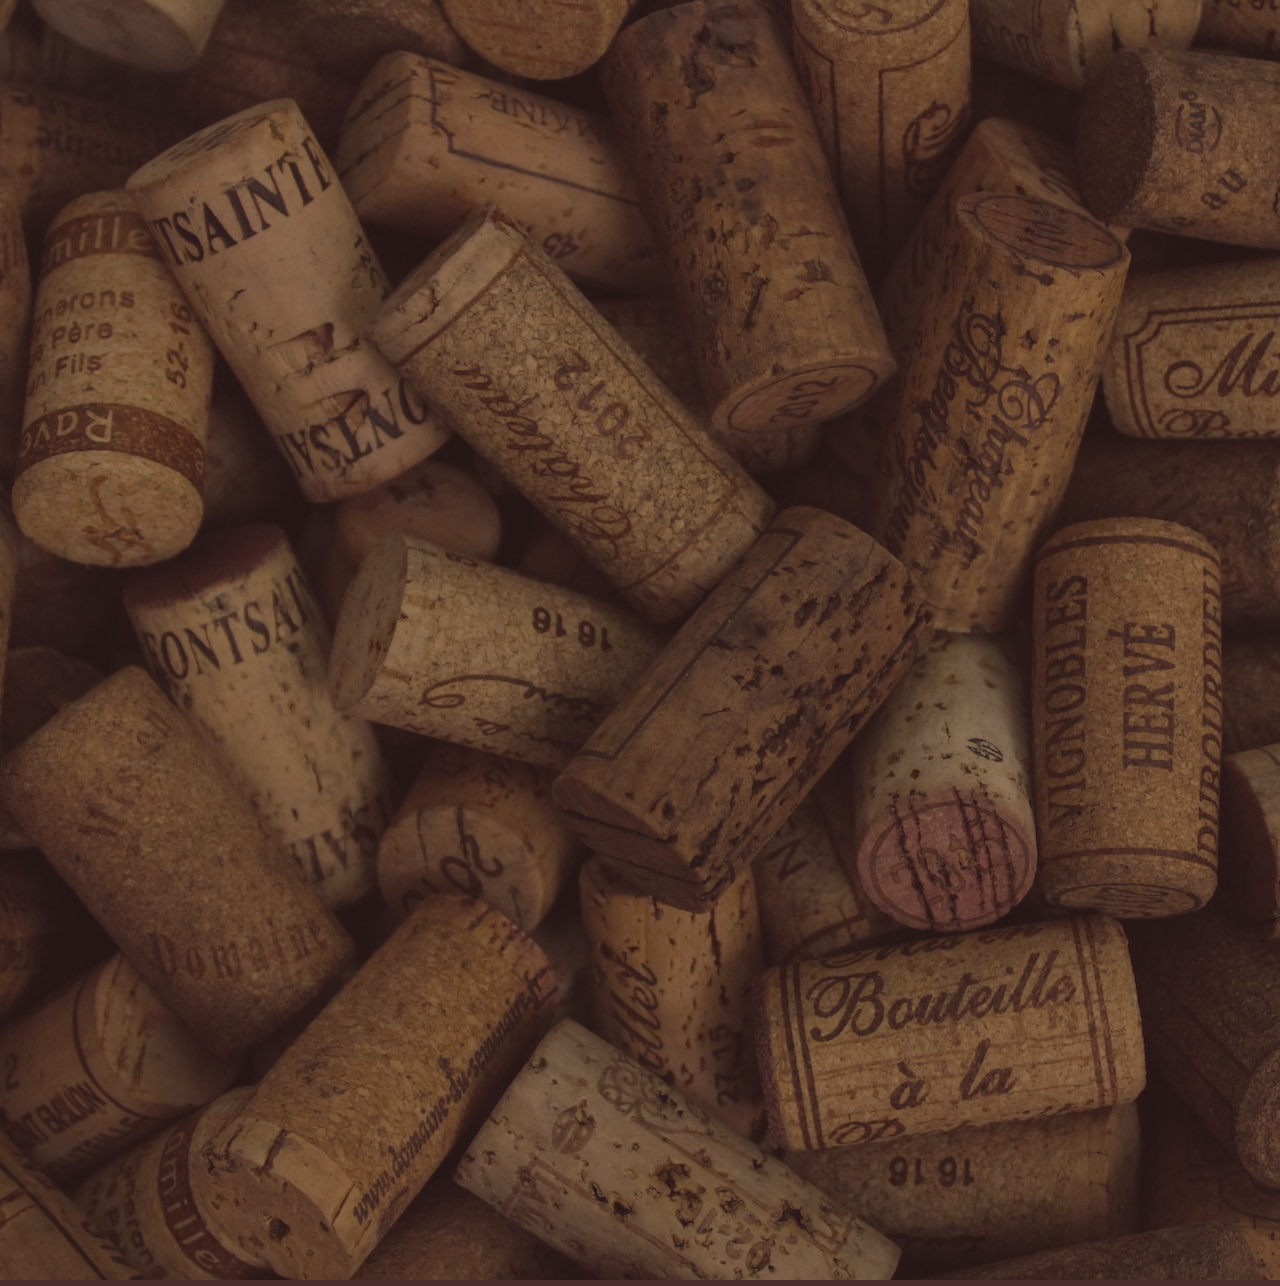
<file: index.html>
<!DOCTYPE html>
<html lang="en">
    <head>
        <meta charset="UTF-8">
        <meta http-equiv="X-UA-Compatible" content="IE=edge">
        <meta name="viewport" content="width=device-width, initial-scale=1.0">
        <title>BevApp - Muniv 🍷</title>
        <link rel="stylesheet" href="css/style.css">

        <style>
            @import url('https://fonts.googleapis.com/css2?family=Julius+Sans+One&family=Poppins&display=swap');
            @import url('https://fonts.googleapis.com/css2?family=Cinzel&display=swap');
            @import url('https://fonts.googleapis.com/css2?family=Raleway:wght@100&display=swap');
        </style>
    </head>
    <body>
        <div class="background">
            <img src="./assets/fundo-rolhas.jpg" alt="">
        </div>       
            <header>
                <div class="logo">
                    <img src="./assets/BevAppLogo.png" alt="logo-bevapp">
                </div>
            </header>
            <main>
                <div class="confirm">
                    <h1> Seja bem vindo(a) ao MUNIV ! <br> Para continuar, por favor confirme sua idade :<br> 
                        <div class="buttons">
                            <button class="accept" onclick="window.open('main.html');">Sou maior de 18 anos</button>
                            <button class="deny" onclick="alert('Desculpe, apenas maiores de idade podem acessar nosso conteúdo.');">Sou menor de 18 anos</button>
                        </div>
                    </h1>
                </div>
            </main>
    </body>
</html>
</file>
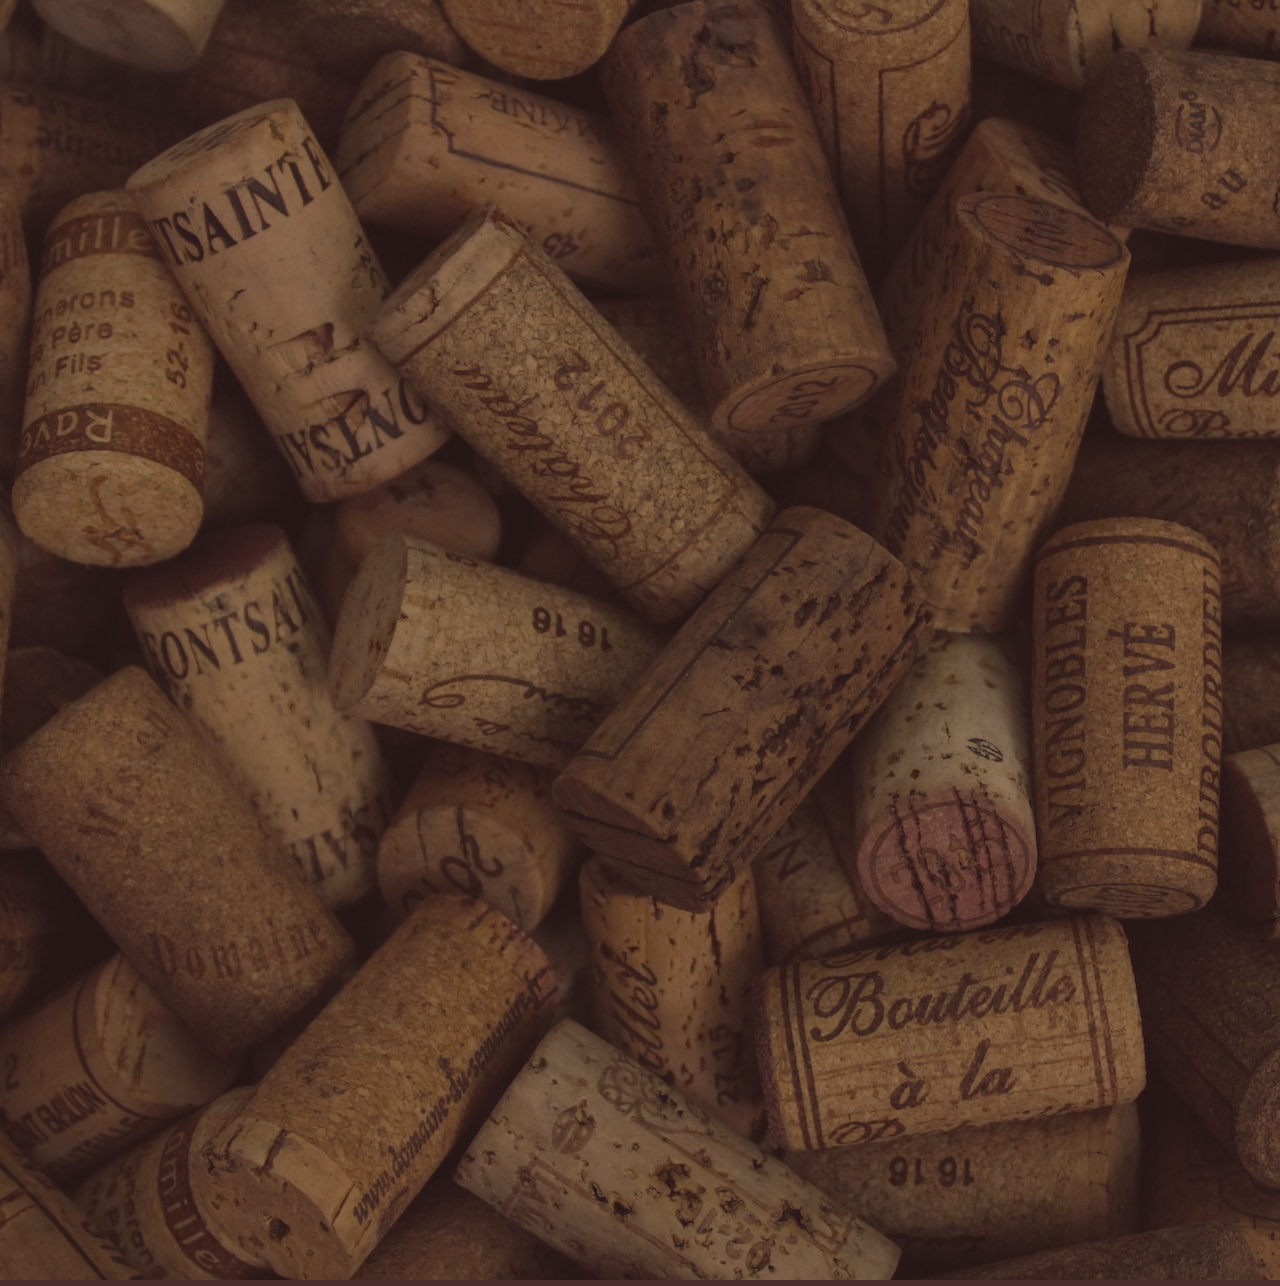
<file: confirm-page.html>
<!DOCTYPE html>
<html lang="en">
    <head>
        <meta charset="UTF-8">
        <meta http-equiv="X-UA-Compatible" content="IE=edge">
        <meta name="viewport" content="width=device-width, initial-scale=1.0">
        <title>BevApp - Muniv 🍷</title>
        <link rel="stylesheet" href="css/style.css">

        <style>
            @import url('https://fonts.googleapis.com/css2?family=Julius+Sans+One&family=Poppins&display=swap');
            @import url('https://fonts.googleapis.com/css2?family=Cinzel&display=swap');
            @import url('https://fonts.googleapis.com/css2?family=Raleway:wght@100&display=swap');
        </style>
    </head>
    <body>
        <div class="background">
            <img src="/assets/fundo-rolhas.jpg" alt="">
        </div>       
            <header>
                <div class="logo">
                    <img src="/assets/BevAppLogo.png" alt="logo-bevapp">
                </div>
            </header>
            <main>
                <div class="confirm">
                    <h1> Seja bem vindo(a) ao MUNIV ! <br> Para continuar, por favor confirme sua idade :<br> 
                        <div class="buttons">
                            <button class="accept" onclick="window.open('main-page.html');">Sou maior de 18 anos</button>
                            <button class="deny" onclick="alert('Desculpe, apenas maiores de idade podem acessar nosso conteúdo.');">Sou menor de 18 anos</button>
                        </div>
                    </h1>
                </div>
            </main>
    </body>
</html>
</file>
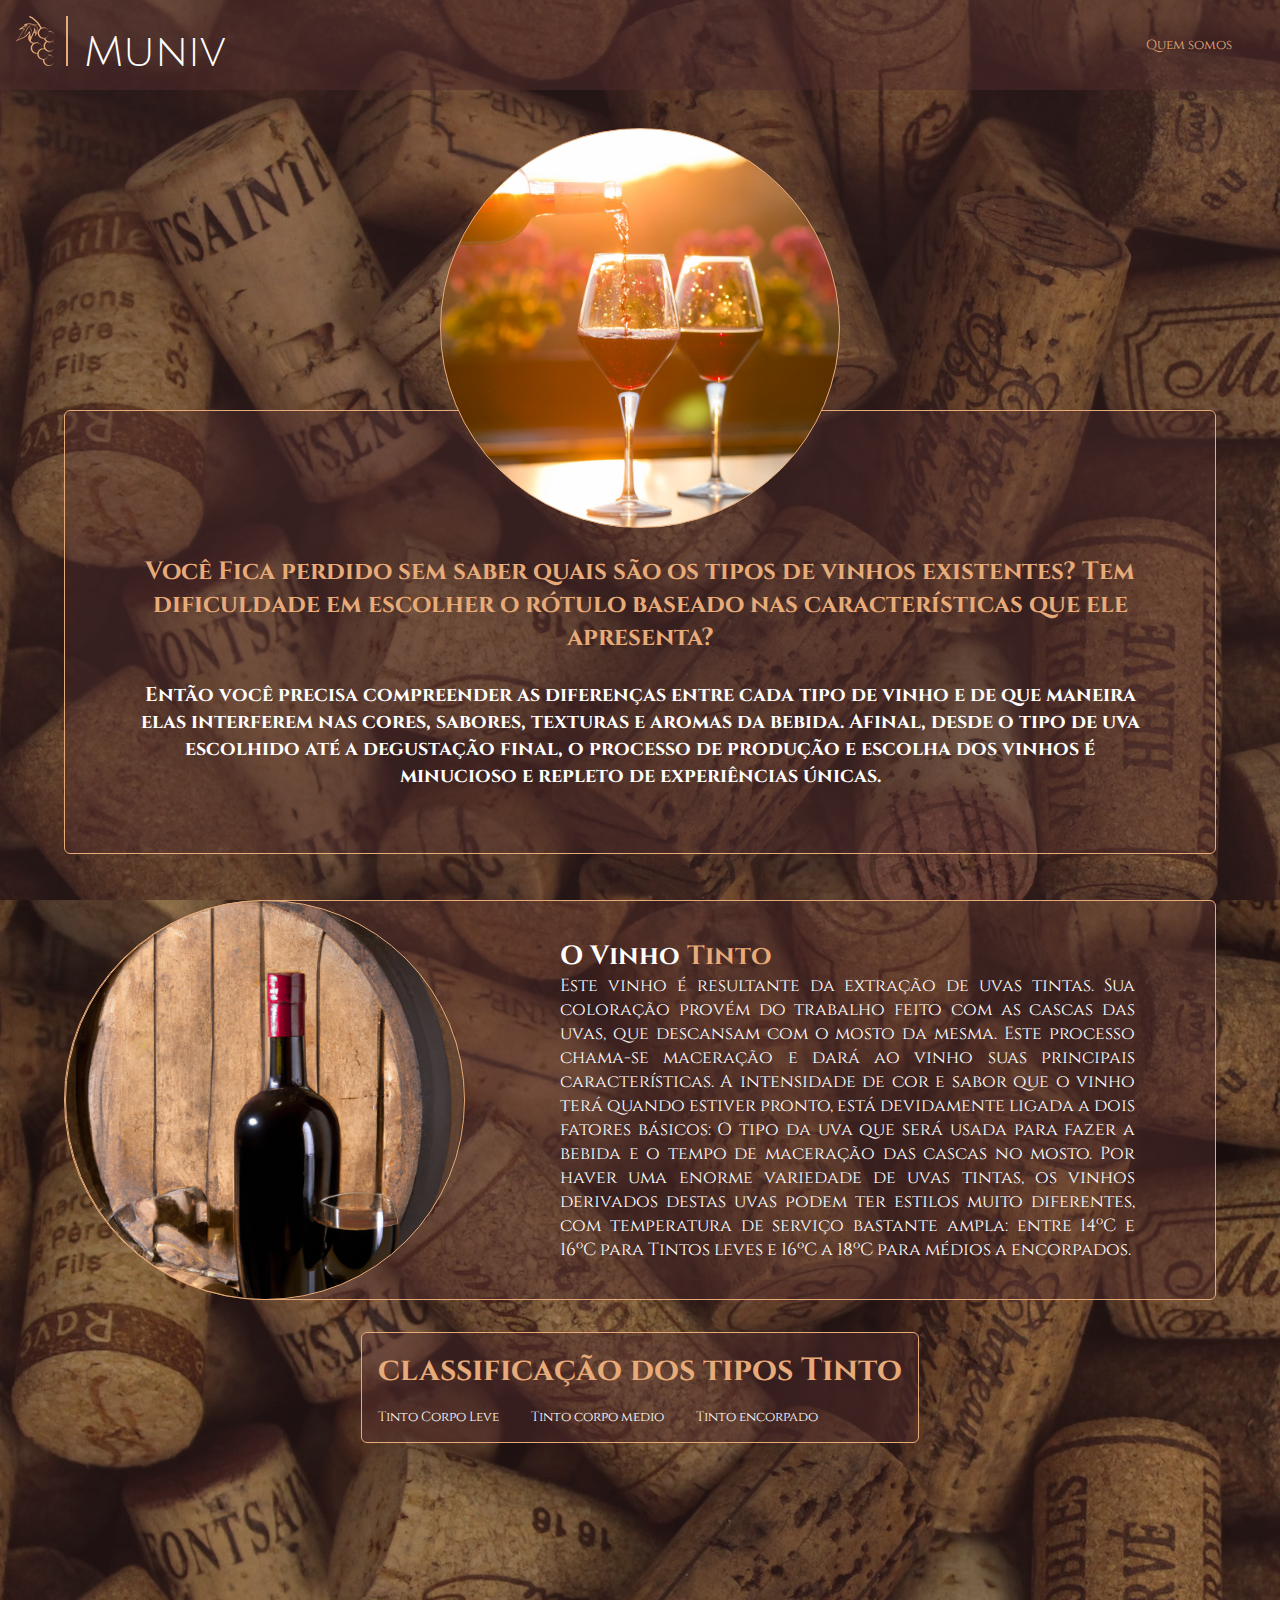
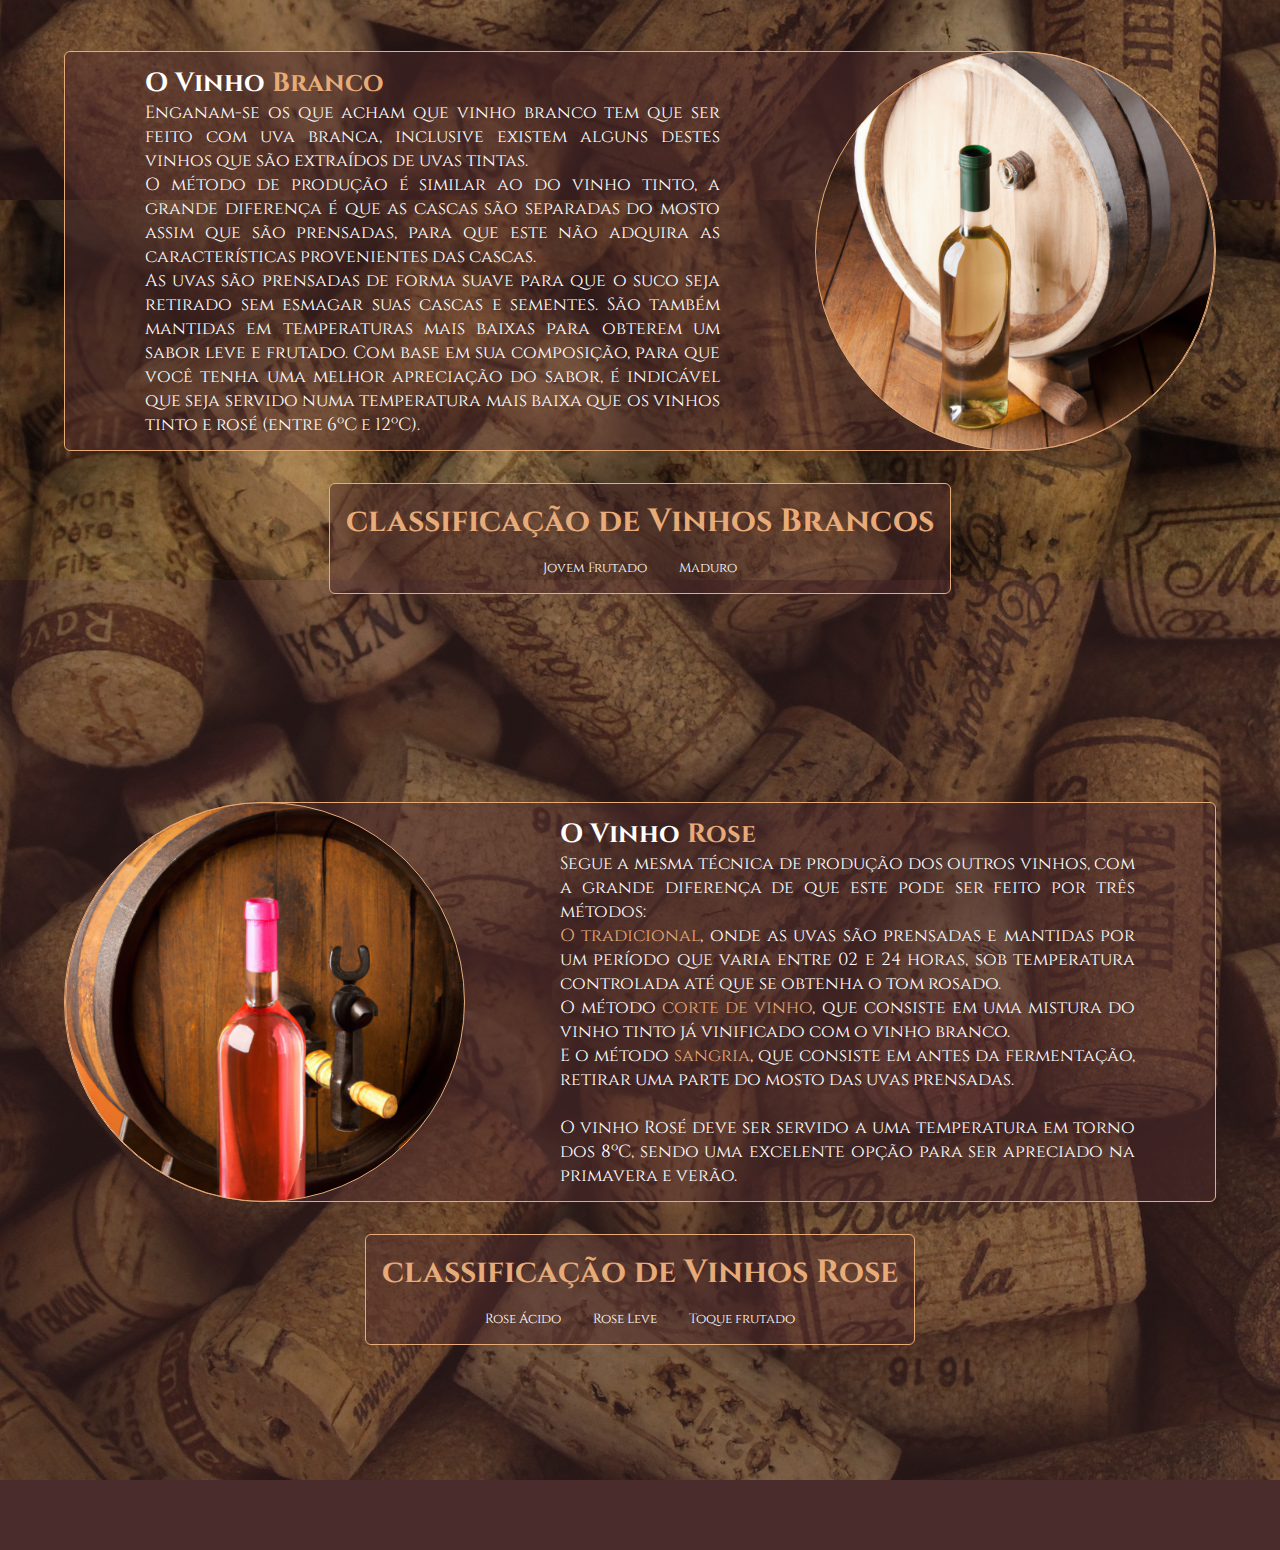
<file: main-page.html>
<!DOCTYPE html>
<html lang="en">
    <head>
        <meta charset="UTF-8">
        <meta http-equiv="X-UA-Compatible" content="IE=edge">
        <meta name="viewport" content="width=device-width, initial-scale=1.0">
        <title>BevApp - Muniv 🍷</title>
        <link rel="stylesheet" href="css/style.css">
        <link rel="stylesheet" href="https://fonts.googleapis.com/css2?family=Material+Symbols+Outlined:opsz,wght,FILL,GRAD@48,400,0,0" />
    
        <style>
            @import url('https://fonts.googleapis.com/css2?family=Julius+Sans+One&family=Poppins&display=swap');     
            @import url('https://fonts.googleapis.com/css2?family=Julius+Sans+One&family=Poppins&display=swap');
            @import url('https://fonts.googleapis.com/css2?family=Cinzel&display=swap');
            @import url('https://fonts.googleapis.com/css2?family=Raleway:wght@100&display=swap');
        </style>
    </head>
    <body>
        <section id="main-page-1">
            <header>
                <div class="logo-muniv">
                    <img src="/assets/Design sem nome.png" alt="logo uva"> 
                    <div class="bar"></div>
                    <a href="main-page.html">Muniv</a>
                </div>

                <div class="info">
                    <button onclick="window.open('quem-somos.html')">Quem somos</button>
                </div>
            </header>

            <div class="mp-background">
                <img src="/assets/fundo-rolhas.jpg" alt="background main page">
            </div>

            <div class="circle-image"></div>

            <div class="content">                
                <h2 align="center">
                    <span> Você Fica perdido sem saber quais são os tipos de vinhos existentes?
                    Tem dificuldade em escolher o rótulo baseado nas características que ele apresenta? </span>  <br> <br>
                    Então você precisa compreender as diferenças entre cada tipo de vinho e de que maneira elas interferem nas cores, sabores, texturas e aromas da bebida.
                    Afinal, desde o tipo de uva escolhido até a degustação final, o processo de produção e escolha dos vinhos é minucioso e repleto de experiências únicas.
                </h2>
            </div>            
        </section>  
        <section id="main-page-2">
            <div class="mp-background">
                <img src="/assets/fundo-rolhas.jpg" alt="background main page">
            </div>
            <div class="content-tinto">
                <div class="image-tinto"></div>
                <div class="info-tinto">
                    <h2> O Vinho <span> Tinto </span> </h2>
                    <p>
                        Este vinho é resultante da extração de uvas tintas.   
                        Sua coloração provém do trabalho feito com as cascas das uvas, que descansam com o mosto da mesma. 
                        Este processo chama-se maceração e  dará ao vinho suas  principais características. 
                        A intensidade de cor e sabor que o vinho terá quando estiver pronto, 
                        está devidamente ligada  a dois fatores básicos: O tipo da uva que será usada para fazer a bebida e o tempo de maceração das cascas no mosto.
                        Por haver uma enorme variedade de uvas tintas, os vinhos derivados destas uvas podem ter estilos muito diferentes, com temperatura de serviço bastante ampla: entre 14ºC e 16ºC para Tintos leves e 16ºC a 18ºC para médios a encorpados.
                    </p>
                </div>
            </div>

            <div class="tipos-tinto">
                <h1>classificação dos tipos Tinto</h1>
                <div class="links"> 

                    <button class="corpo-leve" onclick="openModalCorpoLeve()">
                        <a href="#janela-modal-tcl">Tinto Corpo Leve</a>
                    </button>
                        <button class="corpo-medio" onclick="openModalCorpoMedio()">
                           <a href="#janela-modal-tcm">Tinto corpo medio</a>
                        </button>
                            <button class="encorpado" onclick="openModalEncorpado()">
                                <a href="#janela-modal-tencp">Tinto encorpado</a>
                            </button>
                </div>               
            </div>
        <!-- ------------------------- MODAIS TINTO -------------------------------->  
            <div class="janela-modal-tcl" id="janela-modal-tcl">
                <div id="modal-tcl" class="modal-tcl">
                    <h1>Tinto de Corpo Leve</h1>
                    <p>
                        Esse vinho não necessita de tempo de envelhecimento. 
                        Geralmente são vinhos com aromas e sabores de frutas e vegetais bem frescos e de tonalidade rubi escura. 
                        Devem ser degustados enquanto jovens, preferencialmente até o 2º ano de sua elaboração. <br><br>Devem ser preferencialmente servidos levemente refrescados (15ºC).
                    </p>
                    <button>
                        <a href="https://conchaytoro.com/pt-pt/vinos/frontera-pinot-noir/" target="_blank">Saiba mais</a>
                    </button>
                </div>
            </div> 

            <div class="janela-modal-tcm" id="janela-modal-tcm">
                <div class="modal-tcm" id="modal-tcm">
                    <h1>Tinto de Corpo Médio</h1>
                    <p>
                        Esse tipo de vinho, permanece por no máximo 6 meses em tonéis de carvalho. 
                        Deste modo, se destacam por apresentar aromas e sabores de frutas vermelhas e baunilha, além de suas cores com tons claretes, 
                        resultado do tempo de permanência nos tonéis. <br> <br> Devem ser degustados de imediato ou até com 5 anos de guarda, 
                        e servidos entre 15ºC e 18ºC.
                    </p>

                    <button>
                        <a href="https://conchaytoro.com/pt-pt/vinos/frontera-merlot/" target="_blank">Saiba mais</a>
                    </button>
                </div>
            </div>

            <div class="janela-modal-tencp" id="janela-modal-tencp">
                <div class="modal-tencp" id="modal-tencp">
                    <h1>Tinto Encorpado</h1>
                    <p>
                        Esse vinho é robusto e com grande estrutura de aromas e sabores na boca.  <br>
                        Elegante, tem grande complexidade aromática devido ao seu envelhecimento que lembra especiarias, 
                        frutas vermelhas maduras, baunilha, tabaco e cacau. Sua coloração é rubi claro. <br> <br> 
                        Devem ser servidos entre 15ºC e 18ºC.
                    </p>
                    
                    <button>
                        <a href="https://conchaytoro.com/pt-pt/vinos/frontera-malbec/" target="_blank">Saiba mais</a>
                    </button>
                </div>
            </div>
        <!-- ------------------------- MODAIS TINTO -------------------------------->  
                       
            <div class="content-white">
                <div class="info-white">
                    <h2>O Vinho <span> Branco </span> </h2>
                    <p>
                        Enganam-se os que acham que vinho branco tem que ser feito com uva branca, inclusive existem alguns destes vinhos que são extraídos de uvas tintas. <br> 
                        O método de produção é similar ao do vinho tinto, a grande diferença é que as cascas são separadas do mosto assim que são prensadas, para que este não adquira as características provenientes das cascas.  <br>
                        As uvas são prensadas de forma suave para que o suco seja retirado sem esmagar suas cascas e sementes. São também mantidas em temperaturas mais baixas para obterem um sabor leve e frutado.
                        Com base em sua composição, para que você tenha uma melhor apreciação do sabor, é indicável que seja servido numa temperatura mais baixa que os vinhos tinto e rosé (entre 6ºC e 12ºC).   
                    </p>
                </div>
                <div class="image-white"></div>
            </div>
            <div class="tipos-branco">
                <h1>classificação de Vinhos Brancos</h1>
                <div class="links">

                    <button class="jovem-frutado" onclick="openModalBrancoFrutado()">
                        <a href="#janela-modal-bjf">Jovem Frutado</a>
                    </button>
                        <button class="maduro" onclick="openModalBrancoMaduro()">
                            <a href="#janela-modal-bm">Maduro</a> 
                        </button>
                </div>               
            </div>

        <!-- ------------------------- MODAIS BRANCO --------------------------------> 
            <div class="janela-modal-bjf" id="janela-modal-bjf">
                <div class="modal-bjf" id="modal-bjf">
                    <h1>Branco Jovem Frutado</h1>
                    <p>
                        Vinho leve e elegante, com sua cor levemente amarelada e aroma de frutas tropicais frescas e vegetais. <br> 
                        Paladar delicado e de leve permanência na boca, além de levemente refrescante. <br> <br> Devem ser de consumo rápido, quanto mais jovem, mais agradável será.
                    </p>

                    <button>
                        <a href="https://conchaytoro.com/pt-pt/vinos/frontera-sauvignon-blanc/" target="_blank">Saiba mais</a>
                    </button>
                </div>
            </div>

            <div class="janela-modal-bm" id="janela-modal-bm">
                <div class="modal-bm" id="modal-bm">
                    <h1>Branco Maduro</h1>
                    <p>
                        Vinhos encorpados, de cor amarelo-ouro, com sabores intensos e aromas de frutos tropicais maduros.<br>
                        Possui um leve toque de baunilha e com sabor de longa permanência na boca.
                    </p>

                    <button>
                        <a href="https://conchaytoro.com/pt-pt/vinos/frontera-chardonnay/" target="_blank">Saiba mais</a>
                    </button>
                </div>
            </div>
        <!-- ------------------------- MODAIS BRANCO -------------------------------->  
         
        
            <div class="mp-background">
                <img src="/assets/fundo-rolhas.jpg" alt="background main page">
            </div>
            <div class="content-rose">
                <div class="image-rose"></div>
                <div class="info-rose">
                    <h2> O Vinho <span>Rose</span> </h2>
                    <p>
                        Segue a mesma técnica de produção dos outros vinhos, com a grande diferença de que este pode ser feito por três métodos: <br> <span>O tradicional</span>, onde
                        as uvas são prensadas e mantidas por um período que varia entre 02 e 24 horas, sob temperatura controlada até que se obtenha o tom rosado. <br>
                        O método <span>corte de vinho</span>, que consiste em uma mistura do vinho tinto já vinificado com o vinho branco. <br>
                        E o método <span>sangria</span>, que consiste em antes da fermentação, retirar uma parte do mosto das uvas prensadas. <br><br>
                        O vinho Rosé deve ser servido a uma temperatura em torno dos 8ºC, sendo uma excelente opção para ser apreciado na primavera e verão.
                    </p>
                </div>
            </div>

            <div class="tipos-rose">
                <h1>classificação de Vinhos Rose</h1>
                <div class="links">
                    <button class="acido" onclick="openModalRoseAcido()">
                        <a href="#janela-modal-ra">Rose Ácido</a>
                    </button>
                        <button class="leve" onclick="openModalRoseLeve()">
                            <a href="#janela-modal-rl">Rose Leve</a>
                        </button>
                            <button class="frutado" onclick="openModalRoseFrutado()"> 
                                <a href="#janela-modal-rf">Toque frutado</a>
                            </button>
                </div>               
            </div>   
            
            <!-------------------- MODAIS VINHO ROSE ----------------------->
            <div class="janela-modal-ra" id="janela-modal-ra">
                <div class="modal-ra" id="modal-ra">
                    <h1>Rosé Ácido</h1>
                    <p>
                        A acidez do vinho rosé é uma das principais características dessa bebida, 
                        sendo um atributo que é muito influenciado pelas condições climáticas e de solo,
                        o tipo da uva e o tempo de maceração na hora da produção.
                    </p>

                    <button>
                        <a href="https://conchaytoro.com/pt-pt/vinos/rose-concha-y-toro/" target="_blank">Saiba mais</a>
                    </button>
                </div>
            </div>

            <div class="janela-modal-rl" id="janela-modal-rl">
                <div class="modal-rl" id="modal-rl">
                    <h1>Rosé Leve</h1>
                    <p>
                        Os vinhos rosés possuem bastante leveza e por isso são ótimos para harmonizar com vários pratos diferentes. 
                        São indicados principalmente para temperaturas mais altas e refeições leves.
                    </p>

                    <button>
                        <a href="https://conchaytoro.com/pt-pt/vinos/casillero-del-diablo-rose/" target="_blank">Saiba mais</a>
                    </button>
                </div>
            </div>

            <div class="janela-modal-rf" id="janela-modal-rf">
                <div class="modal-rf" id="modal-rf">
                    <h1>Rosé Frutado</h1>
                    <p>
                        A característica bem marcante deste tipo de vinho é seu sabor frutado e delicado, que somente os vinhos rosés possuem. 
                        Eles trazem muita refrescância e suavidade, além de seus aromas bastante presentes. 
                    </p>

                    <button>
                        <a href="https://conchaytoro.com/pt-pt/vinos/devils-collection-rose-2018/" target="_blank">Saiba mais</a>
                    </button>
                </div>
            </div>
            <!-------------------- MODAIS VINHO ROSE ----------------------->
        </section>
        
        <section>
            <div class="mp-background">
                <img src="/assets/fundo-rolhas.jpg" alt="background main page">
            </div>
        </section>

        <script src="script.js"></script>
    </body>
</html>
</file>
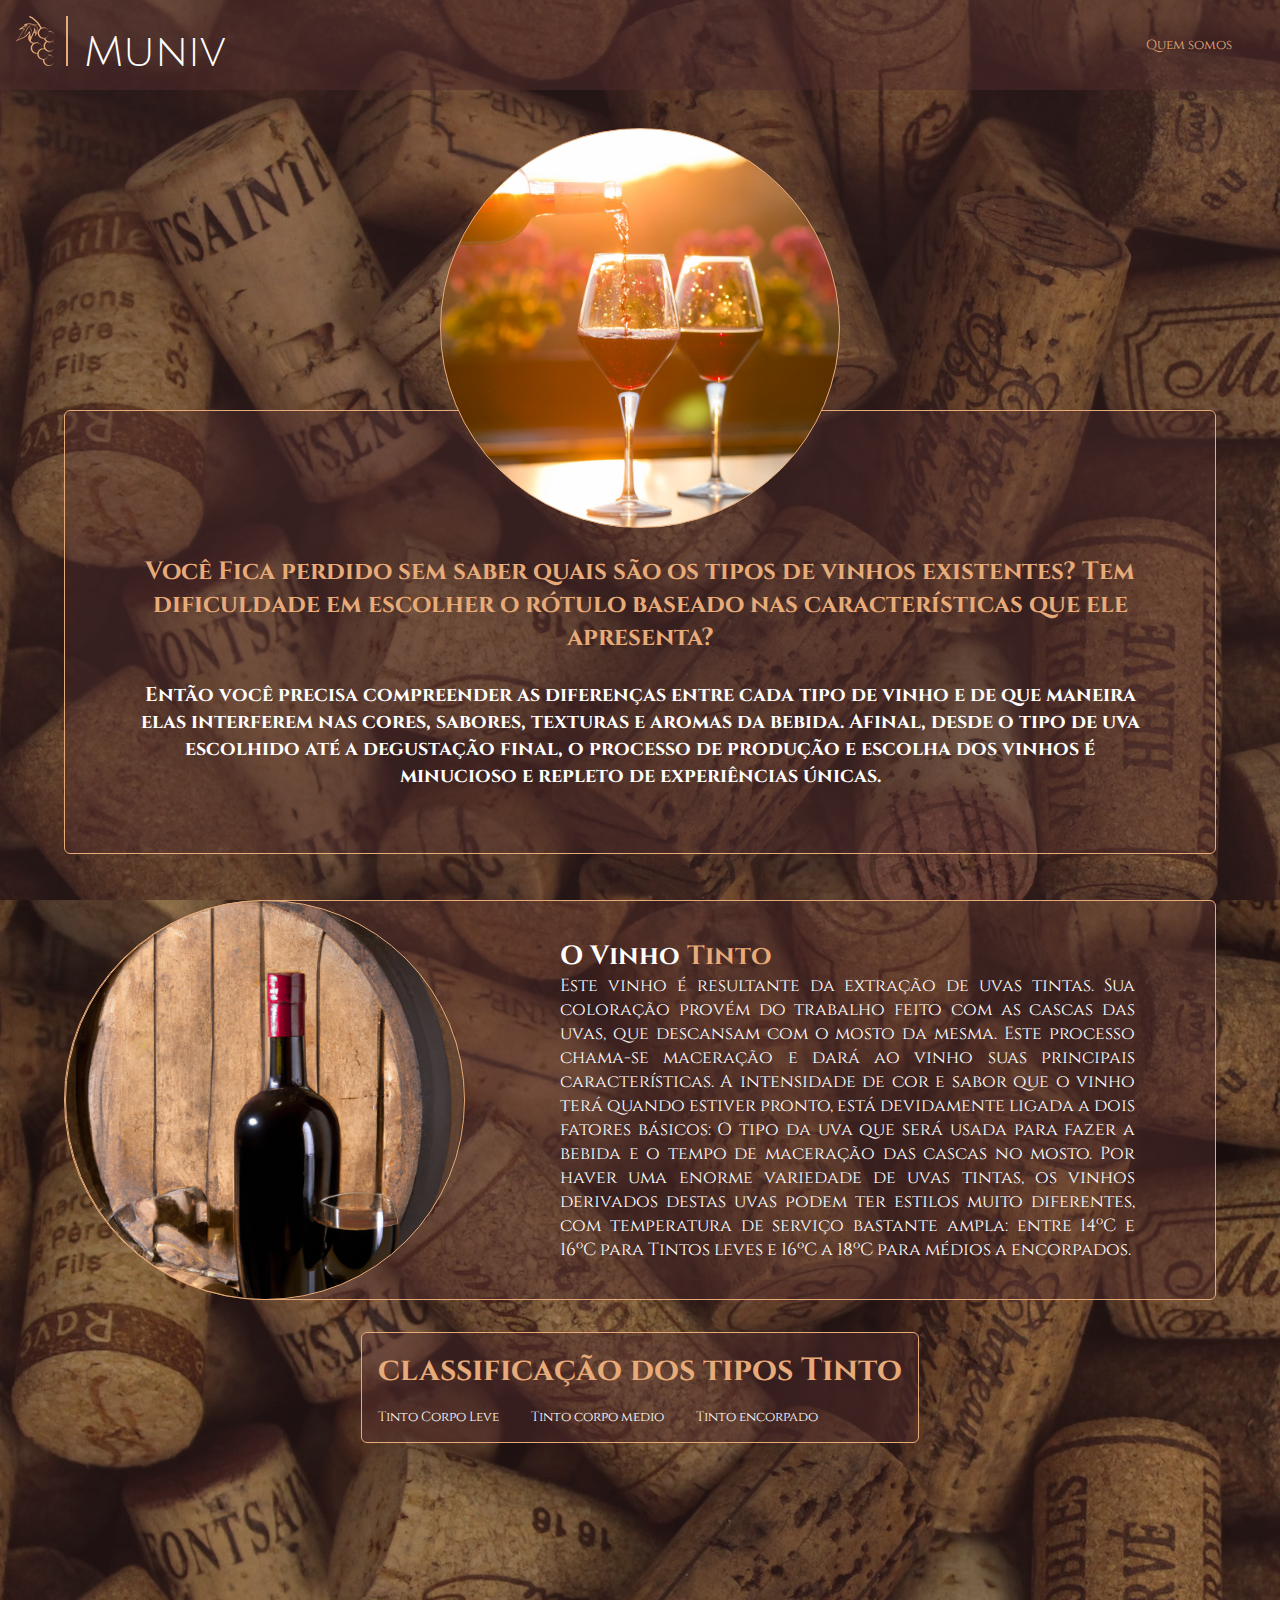
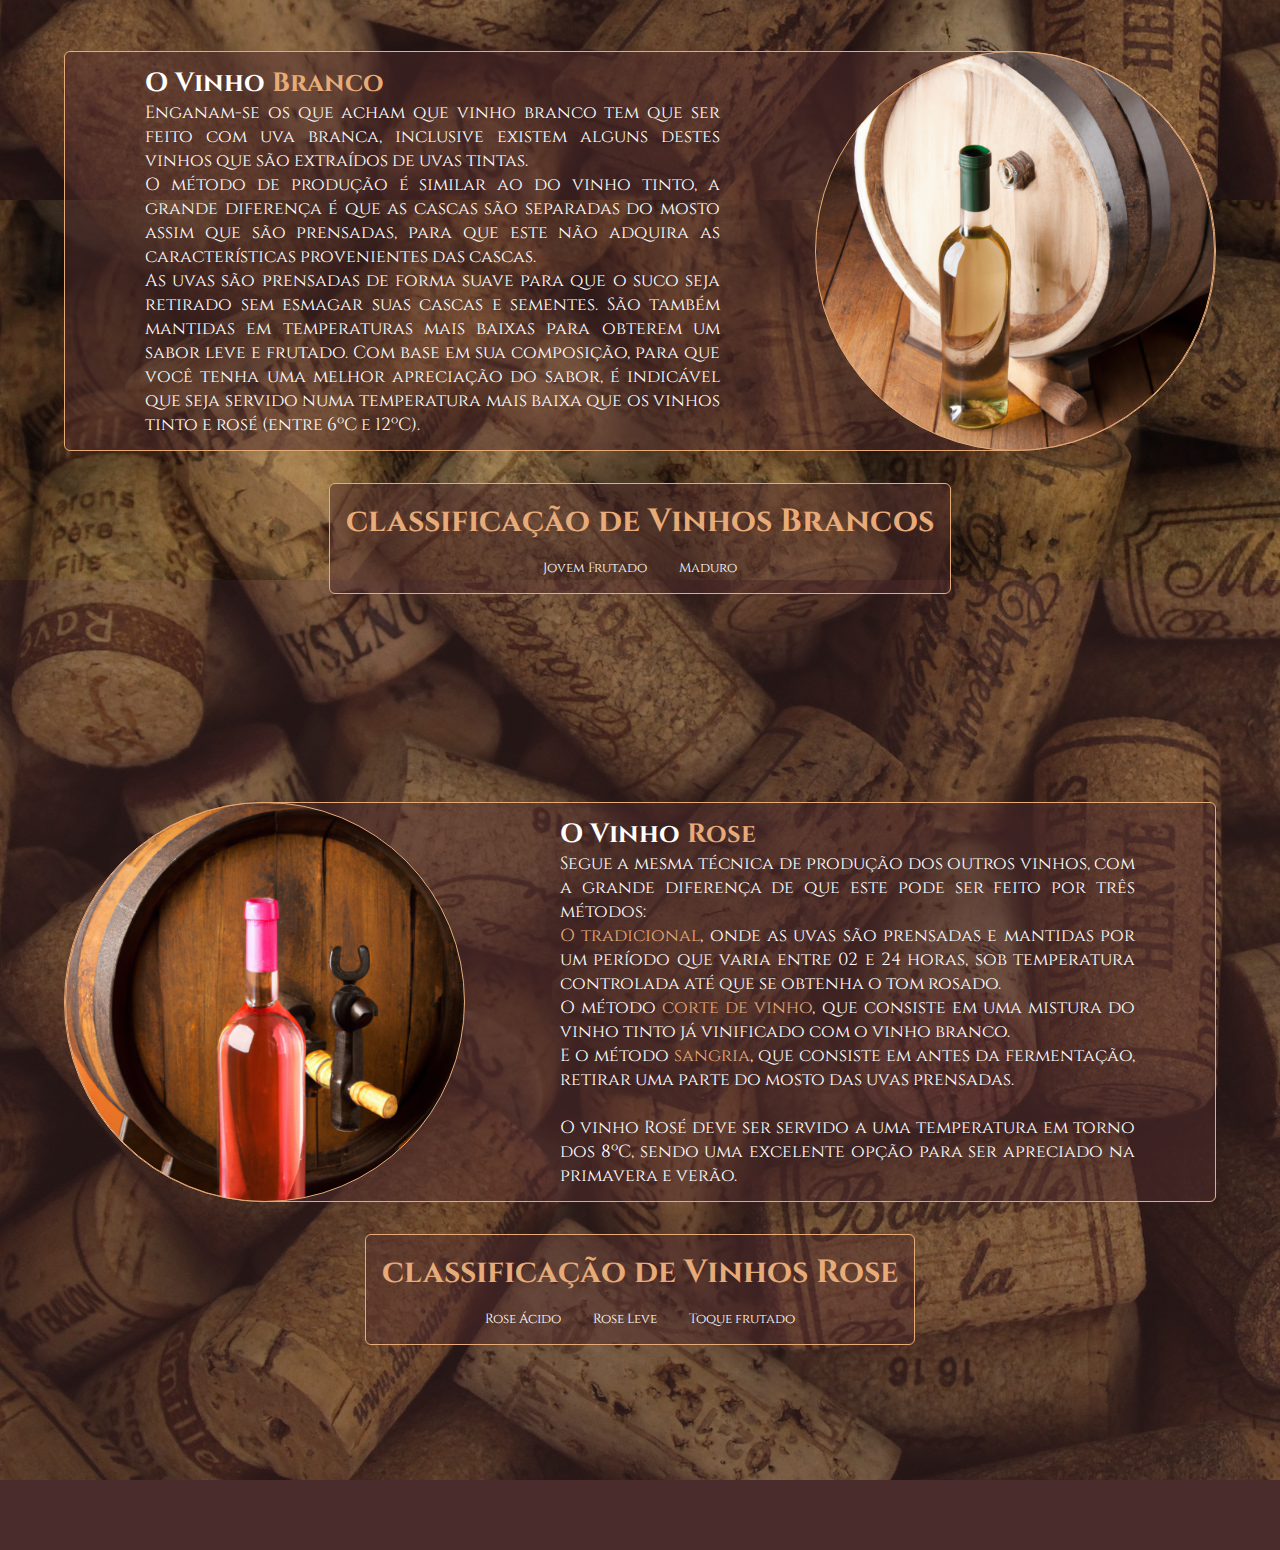
<file: main.html>
<!DOCTYPE html>
<html lang="en">
    <head>
        <meta charset="UTF-8">
        <meta http-equiv="X-UA-Compatible" content="IE=edge">
        <meta name="viewport" content="width=device-width, initial-scale=1.0">
        <title>BevApp - Muniv 🍷</title>
        <link rel="stylesheet" href="css/style.css">
        <link rel="stylesheet" href="https://fonts.googleapis.com/css2?family=Material+Symbols+Outlined:opsz,wght,FILL,GRAD@48,400,0,0" />
    
        <style>
            @import url('https://fonts.googleapis.com/css2?family=Julius+Sans+One&family=Poppins&display=swap');     
            @import url('https://fonts.googleapis.com/css2?family=Julius+Sans+One&family=Poppins&display=swap');
            @import url('https://fonts.googleapis.com/css2?family=Cinzel&display=swap');
            @import url('https://fonts.googleapis.com/css2?family=Raleway:wght@100&display=swap');
        </style>
    </head>
    <body>
        <section id="main-page-1">
            <header>
                <div class="logo-muniv">
                    <img src="./assets/Design sem nome.png" alt="logo uva"> 
                    <div class="bar"></div>
                    <a href="main-page.html">Muniv</a>
                </div>

                <div class="info">
                    <button onclick="window.open('quem-somos.html')">Quem somos</button>
                </div>
            </header>

            <div class="mp-background">
                <img src="./assets/fundo-rolhas.jpg" alt="background main page">
            </div>

            <div class="circle-image"></div>

            <div class="content">                
                <h2 align="center">
                    <span> Você Fica perdido sem saber quais são os tipos de vinhos existentes?
                    Tem dificuldade em escolher o rótulo baseado nas características que ele apresenta? </span>  <br> <br>
                    Então você precisa compreender as diferenças entre cada tipo de vinho e de que maneira elas interferem nas cores, sabores, texturas e aromas da bebida.
                    Afinal, desde o tipo de uva escolhido até a degustação final, o processo de produção e escolha dos vinhos é minucioso e repleto de experiências únicas.
                </h2>
            </div>            
        </section>  
        <section id="main-page-2">
            <div class="mp-background">
                <img src="./assets/fundo-rolhas.jpg" alt="background main page">
            </div>
            <div class="content-tinto">
                <div class="image-tinto"></div>
                <div class="info-tinto">
                    <h2> O Vinho <span> Tinto </span> </h2>
                    <p>
                        Este vinho é resultante da extração de uvas tintas.   
                        Sua coloração provém do trabalho feito com as cascas das uvas, que descansam com o mosto da mesma. 
                        Este processo chama-se maceração e  dará ao vinho suas  principais características. 
                        A intensidade de cor e sabor que o vinho terá quando estiver pronto, 
                        está devidamente ligada  a dois fatores básicos: O tipo da uva que será usada para fazer a bebida e o tempo de maceração das cascas no mosto.
                        Por haver uma enorme variedade de uvas tintas, os vinhos derivados destas uvas podem ter estilos muito diferentes, com temperatura de serviço bastante ampla: entre 14ºC e 16ºC para Tintos leves e 16ºC a 18ºC para médios a encorpados.
                    </p>
                </div>
            </div>

            <div class="tipos-tinto">
                <h1>classificação dos tipos Tinto</h1>
                <div class="links"> 

                    <button class="corpo-leve" onclick="openModalCorpoLeve()">
                        <a href="#janela-modal-tcl">Tinto Corpo Leve</a>
                    </button>
                        <button class="corpo-medio" onclick="openModalCorpoMedio()">
                           <a href="#janela-modal-tcm">Tinto corpo medio</a>
                        </button>
                            <button class="encorpado" onclick="openModalEncorpado()">
                                <a href="#janela-modal-tencp">Tinto encorpado</a>
                            </button>
                </div>               
            </div>
        <!-- ------------------------- MODAIS TINTO -------------------------------->  
            <div class="janela-modal-tcl" id="janela-modal-tcl">
                <div id="modal-tcl" class="modal-tcl">
                    <h1>Tinto de Corpo Leve</h1>
                    <p>
                        Esse vinho não necessita de tempo de envelhecimento. 
                        Geralmente são vinhos com aromas e sabores de frutas e vegetais bem frescos e de tonalidade rubi escura. 
                        Devem ser degustados enquanto jovens, preferencialmente até o 2º ano de sua elaboração. <br><br>Devem ser preferencialmente servidos levemente refrescados (15ºC).
                    </p>
                    <button>
                        <a href="https://conchaytoro.com/pt-pt/vinos/frontera-pinot-noir/" target="_blank">Saiba mais</a>
                    </button>
                </div>
            </div> 

            <div class="janela-modal-tcm" id="janela-modal-tcm">
                <div class="modal-tcm" id="modal-tcm">
                    <h1>Tinto de Corpo Médio</h1>
                    <p>
                        Esse tipo de vinho, permanece por no máximo 6 meses em tonéis de carvalho. 
                        Deste modo, se destacam por apresentar aromas e sabores de frutas vermelhas e baunilha, além de suas cores com tons claretes, 
                        resultado do tempo de permanência nos tonéis. <br> <br> Devem ser degustados de imediato ou até com 5 anos de guarda, 
                        e servidos entre 15ºC e 18ºC.
                    </p>

                    <button>
                        <a href="https://conchaytoro.com/pt-pt/vinos/frontera-merlot/" target="_blank">Saiba mais</a>
                    </button>
                </div>
            </div>

            <div class="janela-modal-tencp" id="janela-modal-tencp">
                <div class="modal-tencp" id="modal-tencp">
                    <h1>Tinto Encorpado</h1>
                    <p>
                        Esse vinho é robusto e com grande estrutura de aromas e sabores na boca.  <br>
                        Elegante, tem grande complexidade aromática devido ao seu envelhecimento que lembra especiarias, 
                        frutas vermelhas maduras, baunilha, tabaco e cacau. Sua coloração é rubi claro. <br> <br> 
                        Devem ser servidos entre 15ºC e 18ºC.
                    </p>
                    
                    <button>
                        <a href="https://conchaytoro.com/pt-pt/vinos/frontera-malbec/" target="_blank">Saiba mais</a>
                    </button>
                </div>
            </div>
        <!-- ------------------------- MODAIS TINTO -------------------------------->  
                       
            <div class="content-white">
                <div class="info-white">
                    <h2>O Vinho <span> Branco </span> </h2>
                    <p>
                        Enganam-se os que acham que vinho branco tem que ser feito com uva branca, inclusive existem alguns destes vinhos que são extraídos de uvas tintas. <br> 
                        O método de produção é similar ao do vinho tinto, a grande diferença é que as cascas são separadas do mosto assim que são prensadas, para que este não adquira as características provenientes das cascas.  <br>
                        As uvas são prensadas de forma suave para que o suco seja retirado sem esmagar suas cascas e sementes. São também mantidas em temperaturas mais baixas para obterem um sabor leve e frutado.
                        Com base em sua composição, para que você tenha uma melhor apreciação do sabor, é indicável que seja servido numa temperatura mais baixa que os vinhos tinto e rosé (entre 6ºC e 12ºC).   
                    </p>
                </div>
                <div class="image-white"></div>
            </div>
            <div class="tipos-branco">
                <h1>classificação de Vinhos Brancos</h1>
                <div class="links">

                    <button class="jovem-frutado" onclick="openModalBrancoFrutado()">
                        <a href="#janela-modal-bjf">Jovem Frutado</a>
                    </button>
                        <button class="maduro" onclick="openModalBrancoMaduro()">
                            <a href="#janela-modal-bm">Maduro</a> 
                        </button>
                </div>               
            </div>

        <!-- ------------------------- MODAIS BRANCO --------------------------------> 
            <div class="janela-modal-bjf" id="janela-modal-bjf">
                <div class="modal-bjf" id="modal-bjf">
                    <h1>Branco Jovem Frutado</h1>
                    <p>
                        Vinho leve e elegante, com sua cor levemente amarelada e aroma de frutas tropicais frescas e vegetais. <br> 
                        Paladar delicado e de leve permanência na boca, além de levemente refrescante. <br> <br> Devem ser de consumo rápido, quanto mais jovem, mais agradável será.
                    </p>

                    <button>
                        <a href="https://conchaytoro.com/pt-pt/vinos/frontera-sauvignon-blanc/" target="_blank">Saiba mais</a>
                    </button>
                </div>
            </div>

            <div class="janela-modal-bm" id="janela-modal-bm">
                <div class="modal-bm" id="modal-bm">
                    <h1>Branco Maduro</h1>
                    <p>
                        Vinhos encorpados, de cor amarelo-ouro, com sabores intensos e aromas de frutos tropicais maduros.<br>
                        Possui um leve toque de baunilha e com sabor de longa permanência na boca.
                    </p>

                    <button>
                        <a href="https://conchaytoro.com/pt-pt/vinos/frontera-chardonnay/" target="_blank">Saiba mais</a>
                    </button>
                </div>
            </div>
        <!-- ------------------------- MODAIS BRANCO -------------------------------->  
         
        
            <div class="mp-background">
                <img src="./assets/fundo-rolhas.jpg" alt="background main page">
            </div>
            <div class="content-rose">
                <div class="image-rose"></div>
                <div class="info-rose">
                    <h2> O Vinho <span>Rose</span> </h2>
                    <p>
                        Segue a mesma técnica de produção dos outros vinhos, com a grande diferença de que este pode ser feito por três métodos: <br> <span>O tradicional</span>, onde
                        as uvas são prensadas e mantidas por um período que varia entre 02 e 24 horas, sob temperatura controlada até que se obtenha o tom rosado. <br>
                        O método <span>corte de vinho</span>, que consiste em uma mistura do vinho tinto já vinificado com o vinho branco. <br>
                        E o método <span>sangria</span>, que consiste em antes da fermentação, retirar uma parte do mosto das uvas prensadas. <br><br>
                        O vinho Rosé deve ser servido a uma temperatura em torno dos 8ºC, sendo uma excelente opção para ser apreciado na primavera e verão.
                    </p>
                </div>
            </div>

            <div class="tipos-rose">
                <h1>classificação de Vinhos Rose</h1>
                <div class="links">
                    <button class="acido" onclick="openModalRoseAcido()">
                        <a href="#janela-modal-ra">Rose Ácido</a>
                    </button>
                        <button class="leve" onclick="openModalRoseLeve()">
                            <a href="#janela-modal-rl">Rose Leve</a>
                        </button>
                            <button class="frutado" onclick="openModalRoseFrutado()"> 
                                <a href="#janela-modal-rf">Toque frutado</a>
                            </button>
                </div>               
            </div>   
            
            <!-------------------- MODAIS VINHO ROSE ----------------------->
            <div class="janela-modal-ra" id="janela-modal-ra">
                <div class="modal-ra" id="modal-ra">
                    <h1>Rosé Ácido</h1>
                    <p>
                        A acidez do vinho rosé é uma das principais características dessa bebida, 
                        sendo um atributo que é muito influenciado pelas condições climáticas e de solo,
                        o tipo da uva e o tempo de maceração na hora da produção.
                    </p>

                    <button>
                        <a href="https://conchaytoro.com/pt-pt/vinos/rose-concha-y-toro/" target="_blank">Saiba mais</a>
                    </button>
                </div>
            </div>

            <div class="janela-modal-rl" id="janela-modal-rl">
                <div class="modal-rl" id="modal-rl">
                    <h1>Rosé Leve</h1>
                    <p>
                        Os vinhos rosés possuem bastante leveza e por isso são ótimos para harmonizar com vários pratos diferentes. 
                        São indicados principalmente para temperaturas mais altas e refeições leves.
                    </p>

                    <button>
                        <a href="https://conchaytoro.com/pt-pt/vinos/casillero-del-diablo-rose/" target="_blank">Saiba mais</a>
                    </button>
                </div>
            </div>

            <div class="janela-modal-rf" id="janela-modal-rf">
                <div class="modal-rf" id="modal-rf">
                    <h1>Rosé Frutado</h1>
                    <p>
                        A característica bem marcante deste tipo de vinho é seu sabor frutado e delicado, que somente os vinhos rosés possuem. 
                        Eles trazem muita refrescância e suavidade, além de seus aromas bastante presentes. 
                    </p>

                    <button>
                        <a href="https://conchaytoro.com/pt-pt/vinos/devils-collection-rose-2018/" target="_blank">Saiba mais</a>
                    </button>
                </div>
            </div>
            <!-------------------- MODAIS VINHO ROSE ----------------------->
        </section>
        
        <section>
            <div class="mp-background">
                <img src="./assets/fundo-rolhas.jpg" alt="background main page">
            </div>
        </section>

        <script src="script.js"></script>
    </body>
</html>
</file>
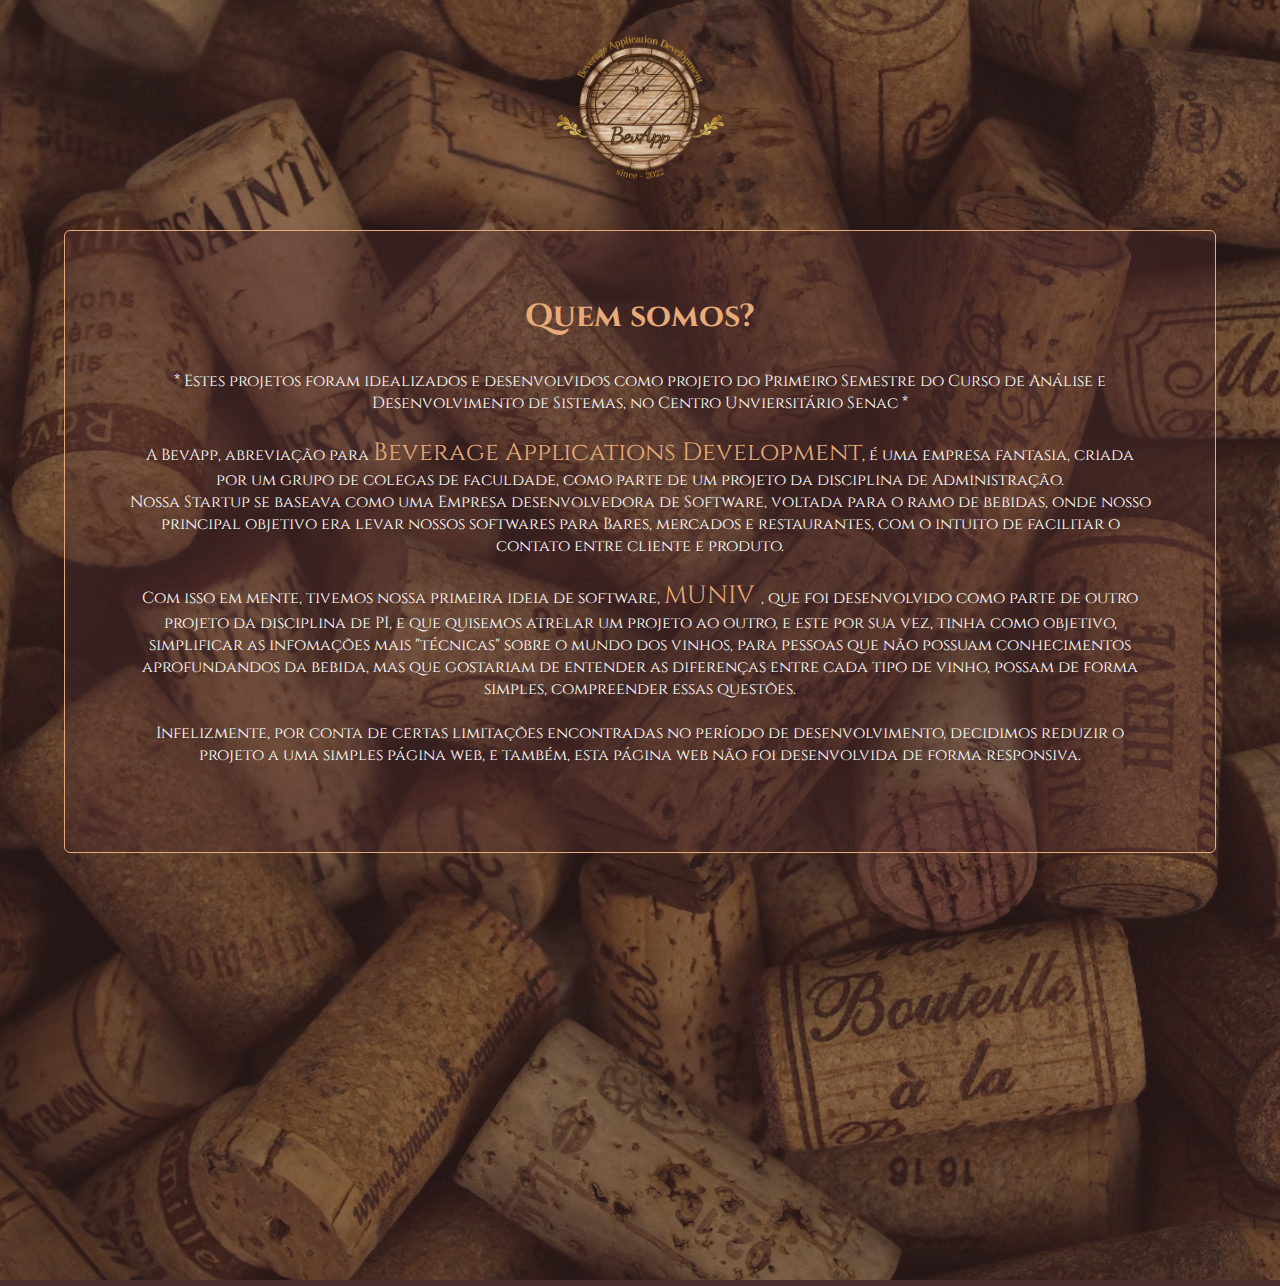
<file: quem-somos.html>
<!DOCTYPE html>
<html lang="en">
    <head>
        <meta charset="UTF-8">
        <meta http-equiv="X-UA-Compatible" content="IE=edge">
        <meta name="viewport" content="width=device-width, initial-scale=1.0">
        <title>BevApp - Quem somos</title>
        <link rel="stylesheet" href="css/style.css">
        <style>
            @import url('https://fonts.googleapis.com/css2?family=Cinzel&display=swap');
        </style>

    </head>
    <body>
        <div class="background">
            <img src="./assets/fundo-rolhas.jpg" alt="">
        </div> 

        <div class="quem-somos">
            <div class="logo">
                <img src="./assets/BevAppLogo.png" alt="logo-bevapp">
            </div>

            <div class="content">
                <h1>Quem somos?</h1>
                <p>
                    * Estes projetos foram idealizados e desenvolvidos como projeto do Primeiro Semestre do Curso de Análise e Desenvolvimento de Sistemas, no Centro Unviersitário Senac * <br> <br>

                    A BevApp, abreviação para  <span> Beverage Applications Development</span>, é uma empresa fantasia, criada por um grupo de colegas 
                    de faculdade, como parte de um projeto da disciplina de Administração. <br> 
                    Nossa Startup se baseava como uma Empresa desenvolvedora de Software, voltada para o ramo de bebidas, onde nosso principal objetivo
                    era levar nossos softwares para Bares, mercados e restaurantes, com o intuito de facilitar o contato entre 
                    cliente e produto. <br><br>

                    Com isso em mente, tivemos nossa primeira ideia de software, <span> MUNIV </span>, que foi desenvolvido como parte de outro projeto da disciplina 
                    de PI, e que quisemos atrelar um projeto ao outro, e este por sua vez, tinha como objetivo, simplificar as infomações mais "técnicas" sobre o mundo dos vinhos, 
                    para pessoas que não possuam conhecimentos aprofundandos da bebida, mas que gostariam de entender as diferenças entre cada tipo de vinho, possam de forma
                    simples, compreender essas questões. <br> <br>
                    
                    Infelizmente, por conta de certas limitações encontradas no período de desenvolvimento, decidimos reduzir o projeto a uma simples página web, e também, esta 
                    página web não foi desenvolvida de forma responsiva. <br> <br>
                </p>
            </div>
        </div> 
    </body>
</html>
</file>
<file: css/style.css>
*{
    padding: 0;
    margin: 0;
    font-style: none;
    text-decoration: none;
    box-sizing: border-box;

    --text-color: white;
    --gold-details-color: rgba(231, 171, 121);
    --brown-background-color: rgba(79, 44, 44, 0.5);
    
}

:root {
    font-family: Cinzel;
    scroll-behavior: smooth;
    color: var(--text-color);
}

/* -----------------------------------------------------------------------------------------*/
/* ----------------------------------- Confirm-Page styles ----------------------------------- */
/* -----------------------------------------------------------------------------------------*/


body {
    background-color: #4A2C2C;
    width: 100vw;
    height: 100vh;
    
}

body .background {
    position: absolute;
    z-index: -1;
    opacity: 50%;
    overflow: hidden;
    width: 100vw;
    background-repeat: repeat;
}

header,
.logo {
    display: flex;
    justify-content: center;
}

header .logo img{
    opacity: 0;
    animation: slow-appear 5s forwards;

    margin-top: 2rem;
    width: 40%;
}



main  .confirm {
    opacity: 0;
    animation: slow-appear 3s forwards;

    display: flex;
    text-align: center;
    justify-content: center;

}

main .confirm h1 {   
    margin-top: 2rem;
    padding: 5%;
    width: 60%;

    font-size: 30px;

    border-radius: 6px;
    background-color: rgba(74, 44, 44, 0.5);

    box-shadow: 0px 3px 15px 2px black;
    /* border: 0.1px solid var(--gold-details-color);   --- borda da caixa de confirmacao de idade -- */
}

main .confirm .buttons {
    opacity: 0;
    animation: slow-appear 8s forwards;
    
    display: flex;
    justify-content: center;
    justify-content: space-between 2rem;
    gap: 2rem;

    padding: 1rem 0 0 0;  
}

main .confirm .buttons .accept,
.deny {
    border: 1px solid white;
    border-radius: 3px;
    padding: 0.5rem;

    background-color: rgba(79, 44, 44, 0.5);
    color: rgba(231, 171, 121);

    font-family: Cinzel;
}

main .accept:hover {
    transform: scale(1.1);
    transition: 0.5s;
}

main .deny:hover {
    transform: scale(1.1);
    transition: 0.8s;
}

@keyframes slow-appear {
     0% {
        opacity: 0;
     }

     100% {
        opacity: 1;
     }
}

/* ---------------------------------------------------------------------------------------- */
/* ----------------------------------- Confirm-Page styles ----------------------------------- */
/* ---------------------------------------------------------------------------------------- */





/* ---------------------------------------------------------------------------------------- */
/* ----------------------------------- Main-Page styles ----------------------------------- */
/* ---------------------------------------------------------------------------------------- */



.mp-background {
    position: absolute;
    z-index: -1;
    opacity: 50%;
    overflow: hidden;
    width: 100vw;
    height: 150vh;

}

#main-page-1 {
    display: flex;
    flex-direction: column;
    height: 100vh;

    align-items: center;

    scroll-behavior: smooth;
}

#main-page-1 header {
    display: flex;

    position: static;
    height: 10%;
    width: 100vw;

    padding-inline-end: 1rem;
    justify-content: space-between;
    align-items: center;


    background-color: var(--brown-background-color);
}

#main-page-1 header .logo-muniv {
    display: flex;
    padding-left: 1rem;

    align-items: baseline;

    font-family: 'Julius Sans One';
    font-size: 260%;
}


#main-page-1 header .logo-muniv a {
    text-decoration: none;
    color: white;
}

#main-page-1 header .logo-muniv .bar {
    border: 0.3px solid var(--gold-details-color);
    margin-right: 1rem;
    height: 50px;
}


header .info {
    display: flex;
    margin-right: 2rem;
}

header .info button {
    border: none;
    color: var(--gold-details-color);
    background-color: transparent;
    font-family: 'Cinzel';
}

.content {
    display: flex;

    justify-content: center;
    text-align: justify;

    width: 90vw;
    padding: 4rem;

    background-color: rgba(79, 44, 44, 0.4);

    border: 0.3px solid var(--gold-details-color);
    border-radius: 6px;

    margin-top: 20rem;
}

.circle-image {
    background-image: url(../assets/photo-glass.jpg);
    background-position: center;
    background-size: cover;

    border: 0.5px solid var(--gold-details-color);
    height: 25rem;
    width: 25rem;

    border-radius: 50%;
    margin-top: 8rem;

    position: absolute;
    z-index: 2;

    
}

.content span {
    font-size: 25px;
}

.content h2 {
    font-size: 20px;
    margin-top: 5rem;
}

#main-page-2 {
    display: flex;
    flex-direction: column;
    align-items: center;
    height: 100vh;
    background-color: rgba(79, 44, 44, 0.2);

}

/* ---------------- VINHO TINTO ------------------ */

#main-page-2 .content-tinto {   
    display: flex;

    justify-content: space-between;
    align-items: center;
    text-align: justify;

    border: 1px solid var(--gold-details-color);
    background-color: var(--brown-background-color);
    
    border-radius: 200px 6px 6px 200px;

    width: 90vw;
    height: 25rem;


}

#main-page-2 .image-tinto{
    height: 25rem;
    width: 25rem;
    border: 1px solid var(--gold-details-color);
    border-radius: 50%;

    background-image: url(../assets/tinto-wine.png);
    background-position: center;
    background-size:cover;
}

#main-page-2 .info-tinto {
    width: 50%;

    margin-right: 5rem;
    font-size: 110%;
}

#main-page-2 .info-tinto span {
    color: var(--gold-details-color);
}

.tipos-tinto {
    border: 1px solid var(--gold-details-color);
    border-radius: 6px;
    color: var(--gold-details-color);
    background-color: var(--brown-background-color);

    display: flex;
    flex-direction: column;
    justify-content: center;
    text-align: center;

    padding: 1rem;
    margin-top: 2rem;
}

.tipos-tinto .links {
    margin-top: 1rem;
    display: flex;
    gap: 2rem;
}

.tipos-tinto .links button {
    border: none;
    background: transparent;
    position: relative;
    color: white;
    font-family: 'Cinzel';
}

.tipos-tinto .links button:hover {
    cursor: pointer;
}

.tipos-tinto .links button:before {
    content: "";
    position: absolute;
    background-color: var(--gold-details-color);
    width: 100%;
    height: 1px;
    bottom: 0;
    left: 0;
    visibility: hidden;
    -webkit-transform: scaleX(0);
    transform: scaleX(0);
    -webkit-transition: all 0.3s ease-in-out 0s;
    transition: all 0.3s ease-in-out 0s;
}

.tipos-tinto .links button:hover:before {
    visibility: visible;
    -webkit-transform: scaleX(1);
    transform: scaleX(1);
}

/*     */



/* ------------------- VINHO BRANCO  --------------------*/


#main-page-2 .content-white {   
    display: flex;

    justify-content: space-between;
    text-align: center;
    align-items: center;
    margin-top: 13rem;

    border: 1px solid var(--gold-details-color);
    background-color: var(--brown-background-color);
    
    border-radius: 6px 200px 200px 6px;

    width: 90vw;
    height: 25rem;

}

#main-page-2 .image-white{
    height: 25rem;
    width: 25rem;
    border: 1px solid var(--gold-details-color);
    border-radius: 50%;

    background-image: url(../assets/white-wine.png);
    background-position: center;
    background-size:cover;

}

#main-page-2 .info-white{
    width: 50%;

    justify-content: center;
    text-align: justify;

    margin-left: 5rem;

    font-size: 110%;
}

#main-page-2 .info-white span {
    color: var(--gold-details-color);
}

.tipos-branco {
    border: 1px solid var(--gold-details-color);
    border-radius: 6px;
    color: var(--gold-details-color);
    background-color: var(--brown-background-color);

    display: flex;
    flex-direction: column;
    justify-content: center;
    text-align: center;

    padding: 1rem;
    margin-top: 2rem;
}

.tipos-branco .links {
    margin-top: 1rem;
    display: flex;
    justify-content: center;
    gap: 2rem;
}

.tipos-branco .links button {
    border: none;
    background: transparent;
    position: relative;
    color: white;
    font-family: 'Cinzel';
}

.tipos-branco .links button:before {
    content: "";
    position: absolute;
    background-color: var(--gold-details-color);
    width: 100%;
    height: 1px;
    bottom: 0;
    left: 0;
    visibility: hidden;
    -webkit-transform: scaleX(0);
    transform: scaleX(0);
    -webkit-transition: all 0.3s ease-in-out 0s;
    transition: all 0.3s ease-in-out 0s;
}

.tipos-branco .links button:hover:before {
    visibility: visible;
    -webkit-transform: scaleX(1);
    transform: scaleX(1);
}

/* ---------------------- VINHO ROSE --------------------*/

#main-page-2 .content-rose {   
    display: flex;

    justify-content: space-between;
    text-align: center;
    align-items: center;
    margin-top: 13rem;

    border: 1px solid var(--gold-details-color);
    background-color: var(--brown-background-color);
    
    border-radius: 200px 6px 6px 200px;

    width: 90vw;
    height: 25rem;
}

#main-page-2 .image-rose{
    height: 25rem;
    width: 25rem;
    border: 1px solid var(--gold-details-color);
    border-radius: 50%;

    background-image: url(../assets/rose-wine.png);
    background-position: center;
    background-size:cover;

}

#main-page-2 .info-rose{
    width: 50%;

    justify-content: center;
    text-align: justify;

    margin-right: 5rem;

    font-size: 110%;
}

#main-page-2 .info-rose span {
    color: var(--gold-details-color);
}

.tipos-rose {                                                       /* Menu de informacoes de cada tipo*/
    border: 1px solid var(--gold-details-color);
    border-radius: 6px;
    color: var(--gold-details-color);
    background-color: var(--brown-background-color);

    display: flex;
    flex-direction: column;
    justify-content: center;
    text-align: center;

    padding: 1rem;
    margin-top: 2rem;
}

.tipos-rose .links {
    margin-top: 1rem;
    display: flex;
    justify-content: center;
    gap: 2rem;
}

.tipos-rose .links button {                                      
    border: none;
    background: transparent;
    position: relative;
    color: white;
    font-family: 'Cinzel';
}

.tipos-rose .links button:before {                               /* Animacao da Underline */
    content: "";
    position: absolute;
    background-color: var(--gold-details-color);
    width: 100%;
    height: 1px;
    bottom: 0;
    left: 0;
    visibility: hidden;
    -webkit-transform: scaleX(0);
    transform: scaleX(0);
    -webkit-transition: all 0.3s ease-in-out 0s;
    transition: all 0.3s ease-in-out 0s;
}

.tipos-rose .links button:hover:before {
    visibility: visible;
    -webkit-transform: scaleX(1);
    transform: scaleX(1);
}

/* Hover de todos os botoes dos tipos */
button:hover {      
    cursor: pointer;
}
button a {
    color: white;
}

/* -------------------- ESTILIZACAO DOS MODAIS ----------------- */

/* -------------------- MODAIS TINTO CORPO LEVE ----------------- */
.janela-modal-tcl {
    width: 100%;
    height: 100%;

    position: absolute;
    top: 0;
    left: 0;

    display: none;
    align-items: center;
    justify-content: center;

    z-index: 999;

    background: #00000080;
    backdrop-filter: blur(10px);

}

.janela-modal-tcl.open {
    display: flex;
}

#modal-tcl {
    width: 60%;
    min-width: 450px;
    min-height: 200px;

    border: 1px solid var(--gold-details-color);
    border-radius: 8px;
    background-color: var(--brown-background-color);

    text-align: center;
    padding: 2rem;

    font-size: 24px;
    color: var(--gold-details-color);
}

#modal-tcl p {
    font-size: 18px;
    color: white;
}

#modal-tcl button {
    position:relative;
    width: fit-content;
    border-radius: 3px;
    background: transparent;
    border: none;

    margin-top: 2rem;
}

#modal-tcl button a {
    color: var(--gold-details-color);
    font-size: 20px;
    font-family: 'Cinzel';
}

#modal-tcl button a:before {
    content: "";
    position: absolute;
    background-color: var(--gold-details-color);
    width: 100%;
    height: 1px;
    bottom:0;
    left: 0;
    visibility: hidden;
    -webkit-transform: scaleX(0);
    transform: scaleX(0);
    -webkit-transition: all 0.3s ease-in-out 0s;
    transition: all 0.3s ease-in-out 0s;
}

#modal-tcl button a:hover:before {
    visibility: visible;
    -webkit-transform: scaleX(1);
    transform: scaleX(1);
}
/* -------------------- MODAIS TINTO CORPO LEVE ----------------- */
/* --------------------                         ----------------- */
/* -------------------- MODAIS TINTO CORPO MEDIO ----------------- */

.janela-modal-tcm {
    width: 100%;
    height: 100%;

    position: absolute;
    top: 0;
    left: 0;

    display: none;
    align-items: center;
    justify-content: center;

    z-index: 999;

    background: #00000080;
    backdrop-filter: blur(10px);
}

.janela-modal-tcm.open {
    display: flex;
}


#modal-tcm {
    width: 60%;
    min-width: 450px;
    min-height: 200px;

    border: 1px solid var(--gold-details-color);
    border-radius: 8px;
    background-color: var(--brown-background-color);

    text-align: center;
    padding: 2rem;

    font-size: 24px;
    color: var(--gold-details-color);
}

#modal-tcm p {
    font-size: 18px;
    color: white;
}

#modal-tcm button {
    position:relative;
    width: fit-content;
    border-radius: 3px;
    background: transparent;
    border: none;

    margin-top: 2rem;
}

#modal-tcm button a {
    color: var(--gold-details-color);
    font-size: 20px;
    font-family: 'Cinzel';
}

#modal-tcm button a:before {
    content: "";
    position: absolute;
    background-color: var(--gold-details-color);
    width: 100%;
    height: 1px;
    bottom:0;
    left: 0;
    visibility: hidden;
    -webkit-transform: scaleX(0);
    transform: scaleX(0);
    -webkit-transition: all 0.3s ease-in-out 0s;
    transition: all 0.3s ease-in-out 0s;
}

#modal-tcm button a:hover:before {
    visibility: visible;
    -webkit-transform: scaleX(1);
    transform: scaleX(1);
}

/* -------------------- MODAIS TINTO CORPO MEDIO ----------------- */
/* --------------------                         ----------------- */
/* -------------------- MODAIS TINTO ENCORPADO ----------------- */

.janela-modal-tencp {
    width: 100%;
    height: 100%;

    position: absolute;
    top: 0;
    left: 0;

    display: none;
    align-items: center;
    justify-content: center;

    z-index: 999;

    background: #00000080;
    backdrop-filter: blur(10px);
}

.janela-modal-tencp.open {
    display: flex;
}


#modal-tencp {
    width: 60%;
    min-width: 450px;
    min-height: 200px;

    border: 1px solid var(--gold-details-color);
    border-radius: 8px;
    background-color: var(--brown-background-color);

    text-align: center;
    padding: 2rem;

    font-size: 24px;
    color: var(--gold-details-color);
}

#modal-tencp p {
    font-size: 18px;
    color: white;
}

#modal-tencp button {
    position:relative;
    width: fit-content;
    border-radius: 3px;
    background: transparent;
    border: none;

    margin-top: 2rem;
}

#modal-tencp button a {
    color: var(--gold-details-color);
    font-size: 20px;
    font-family: 'Cinzel';
}

#modal-tencp button a:before {
    content: "";
    position: absolute;
    background-color: var(--gold-details-color);
    width: 100%;
    height: 1px;
    bottom:0;
    left: 0;
    visibility: hidden;
    -webkit-transform: scaleX(0);
    transform: scaleX(0);
    -webkit-transition: all 0.3s ease-in-out 0s;
    transition: all 0.3s ease-in-out 0s;
}

#modal-tencp button a:hover:before {
    visibility: visible;
    -webkit-transform: scaleX(1);
    transform: scaleX(1);
}
/* -------------------- MODAIS TINTO ENCORPADO ----------------- */
/* --------------------                         ----------------- */
/* -------------------- MODAIS BRANCO JOVEM FRUTADO ----------------- */

.janela-modal-bjf {
    width: 100%;
    height: 100%;

    position: absolute;
    top: 0;
    left: 0;

    display: none;
    align-items: center;
    justify-content: center;

    z-index: 999;

    background: #00000080;
    backdrop-filter: blur(10px);
}

.janela-modal-bjf.open {
    display: flex;
}


#modal-bjf {
    width: 60%;
    min-width: 450px;
    min-height: 200px;

    border: 1px solid var(--gold-details-color);
    border-radius: 8px;
    background-color: var(--brown-background-color);

    text-align: center;
    padding: 2rem;

    font-size: 24px;
    color: var(--gold-details-color);
}

#modal-bjf p {
    font-size: 18px;
    color: white;
}

#modal-bjf button {
    position:relative;
    width: fit-content;
    border-radius: 3px;
    background: transparent;
    border: none;

    margin-top: 2rem;
}

#modal-bjf button a {
    color: var(--gold-details-color);
    font-size: 20px;
    font-family: 'Cinzel';
}

#modal-bjf button a:before {
    content: "";
    position: absolute;
    background-color: var(--gold-details-color);
    width: 100%;
    height: 1px;
    bottom:0;
    left: 0;
    visibility: hidden;
    -webkit-transform: scaleX(0);
    transform: scaleX(0);
    -webkit-transition: all 0.3s ease-in-out 0s;
    transition: all 0.3s ease-in-out 0s;
}

#modal-bjf button a:hover:before {
    visibility: visible;
    -webkit-transform: scaleX(1);
    transform: scaleX(1);
}

/* -------------------- MODAIS BRANCO JOVEM FRUTADO ----------------- */
/* --------------------                            ----------------- */
/* ------------------------MODAIS BRANCO MADURO ----------------- */

.janela-modal-bm {
    width: 100%;
    height: 100%;

    position: absolute;
    top: 0;
    left: 0;

    display: none;
    align-items: center;
    justify-content: center;

    z-index: 999;

    background: #00000080;
    backdrop-filter: blur(10px);
}

.janela-modal-bm.open {
    display: flex;
}


#modal-bm {
    width: 60%;
    min-width: 450px;
    min-height: 200px;

    border: 1px solid var(--gold-details-color);
    border-radius: 8px;
    background-color: var(--brown-background-color);

    text-align: center;
    padding: 2rem;

    font-size: 24px;
    color: var(--gold-details-color);
}

#modal-bm p {
    font-size: 18px;
    color: white;
}

#modal-bm button {
    position:relative;
    width: fit-content;
    border-radius: 3px;
    background: transparent;
    border: none;

    margin-top: 2rem;
}

#modal-bm button a {
    color: var(--gold-details-color);
    font-size: 20px;
    font-family: 'Cinzel';
}

#modal-bm button a:before {
    content: "";
    position: absolute;
    background-color: var(--gold-details-color);
    width: 100%;
    height: 1px;
    bottom:0;
    left: 0;
    visibility: hidden;
    -webkit-transform: scaleX(0);
    transform: scaleX(0);
    -webkit-transition: all 0.3s ease-in-out 0s;
    transition: all 0.3s ease-in-out 0s;
}

#modal-bm button a:hover:before {
    visibility: visible;
    -webkit-transform: scaleX(1);
    transform: scaleX(1);
}

/* -------------------- MODAIS BRANCO MADURO ----------------- */
/* --------------------                      ----------------- */
/* ---------------------- MODAIS ROSE ACIDO ----------------- */

.janela-modal-ra {
    width: 100%;
    height: 100%;

    position: absolute;
    top: 0;
    left: 0;

    display: none;
    align-items: center;
    justify-content: center;

    z-index: 999;

    background: #00000080;
    backdrop-filter: blur(10px);
}

.janela-modal-ra.open {
    display: flex;
}


#modal-ra {
    width: 60%;
    min-width: 450px;
    min-height: 200px;

    border: 1px solid var(--gold-details-color);
    border-radius: 8px;
    background-color: var(--brown-background-color);

    text-align: center;
    padding: 2rem;

    font-size: 24px;
    color: var(--gold-details-color);
}

#modal-ra p {
    font-size: 18px;
    color: white;
}

#modal-ra button {
    position:relative;
    width: fit-content;
    border-radius: 3px;
    background: transparent;
    border: none;

    margin-top: 2rem;
}

#modal-ra button a {
    color: var(--gold-details-color);
    font-size: 20px;
    font-family: 'Cinzel';
}

#modal-ra button a:before {
    content: "";
    position: absolute;
    background-color: var(--gold-details-color);
    width: 100%;
    height: 1px;
    bottom:0;
    left: 0;
    visibility: hidden;
    -webkit-transform: scaleX(0);
    transform: scaleX(0);
    -webkit-transition: all 0.3s ease-in-out 0s;
    transition: all 0.3s ease-in-out 0s;
}

#modal-ra button a:hover:before {
    visibility: visible;
    -webkit-transform: scaleX(1);
    transform: scaleX(1);
}
/* ---------------------- MODAIS ROSE ACIDO ----------------- */
/* --------------------                      ----------------- */
/* ---------------------- MODAIS ROSE LEVE ----------------- */


.janela-modal-rl {
    width: 100%;
    height: 100%;

    position: absolute;
    top: 0;
    left: 0;

    display: none;
    align-items: center;
    justify-content: center;

    z-index: 999;

    background: #00000080;
    backdrop-filter: blur(10px);
}

.janela-modal-rl.open {
    display: flex;
}


#modal-rl {
    width: 60%;
    min-width: 450px;
    min-height: 200px;

    border: 1px solid var(--gold-details-color);
    border-radius: 8px;
    background-color: var(--brown-background-color);

    text-align: center;
    padding: 2rem;

    font-size: 24px;
    color: var(--gold-details-color);
}

#modal-rl p {
    font-size: 18px;
    color: white;
}

#modal-rl button {
    position:relative;
    width: fit-content;
    border-radius: 3px;
    background: transparent;
    border: none;

    margin-top: 2rem;
}

#modal-rl button a {
    color: var(--gold-details-color);
    font-size: 20px;
    font-family: 'Cinzel';
}

#modal-rl button a:before {
    content: "";
    position: absolute;
    background-color: var(--gold-details-color);
    width: 100%;
    height: 1px;
    bottom:0;
    left: 0;
    visibility: hidden;
    -webkit-transform: scaleX(0);
    transform: scaleX(0);
    -webkit-transition: all 0.3s ease-in-out 0s;
    transition: all 0.3s ease-in-out 0s;
}

#modal-rl button a:hover:before {
    visibility: visible;
    -webkit-transform: scaleX(1);
    transform: scaleX(1);
}
/* ---------------------- MODAIS ROSE LEVE ----------------- */
/* --------------------                      ----------------- */
/* ---------------------- MODAIS ROSE FRUTADO ----------------- */

.janela-modal-rf {
    width: 100%;
    height: 100%;

    position: absolute;
    top: 0;
    left: 0;

    display: none;
    align-items: center;
    justify-content: center;

    z-index: 999;

    background: #00000080;
    backdrop-filter: blur(10px);
}

.janela-modal-rf.open {
    display: flex;
}


#modal-rf {
    width: 60%;
    min-width: 450px;
    min-height: 200px;

    border: 1px solid var(--gold-details-color);
    border-radius: 8px;
    background-color: var(--brown-background-color);

    text-align: center;
    padding: 2rem;

    font-size: 24px;
    color: var(--gold-details-color);
}

#modal-rf p {
    font-size: 18px;
    color: white;
}

#modal-rf button {
    position:relative;
    width: fit-content;
    border-radius: 3px;
    background: transparent;
    border: none;

    margin-top: 2rem;
}

#modal-rf button a {
    color: var(--gold-details-color);
    font-size: 20px;
    font-family: 'Cinzel';
}

#modal-rf button a:before {
    content: "";
    position: absolute;
    background-color: var(--gold-details-color);
    width: 100%;
    height: 1px;
    bottom:0;
    left: 0;
    visibility: hidden;
    -webkit-transform: scaleX(0);
    transform: scaleX(0);
    -webkit-transition: all 0.3s ease-in-out 0s;
    transition: all 0.3s ease-in-out 0s;
}

#modal-rf button a:hover:before {
    visibility: visible;
    -webkit-transform: scaleX(1);
    transform: scaleX(1);
}

/* ---------------------- MODAIS ROSE FRUTADO ----------------- */
/* -------------------- ESTILIZACAO DOS MODAIS ----------------- */



/* -------------------- PAGE QUEM SOMOS  ----------------- */

.quem-somos {
    display: flex;
    flex-direction: column;
    align-items: center;
}

.quem-somos .logo img {
    margin-top: 2rem;
    width: 243px;
    height: 150px;
}

.quem-somos .content {
    display: flex;
    flex-direction: column;
    margin-top: 3rem;
    text-align: center;
    font-size: 100%;
}

.quem-somos .content h1 {
    color: var(--gold-details-color);
    margin-bottom: 2rem;
}

.content span {
    color: var(--gold-details-color);
}
</file>
